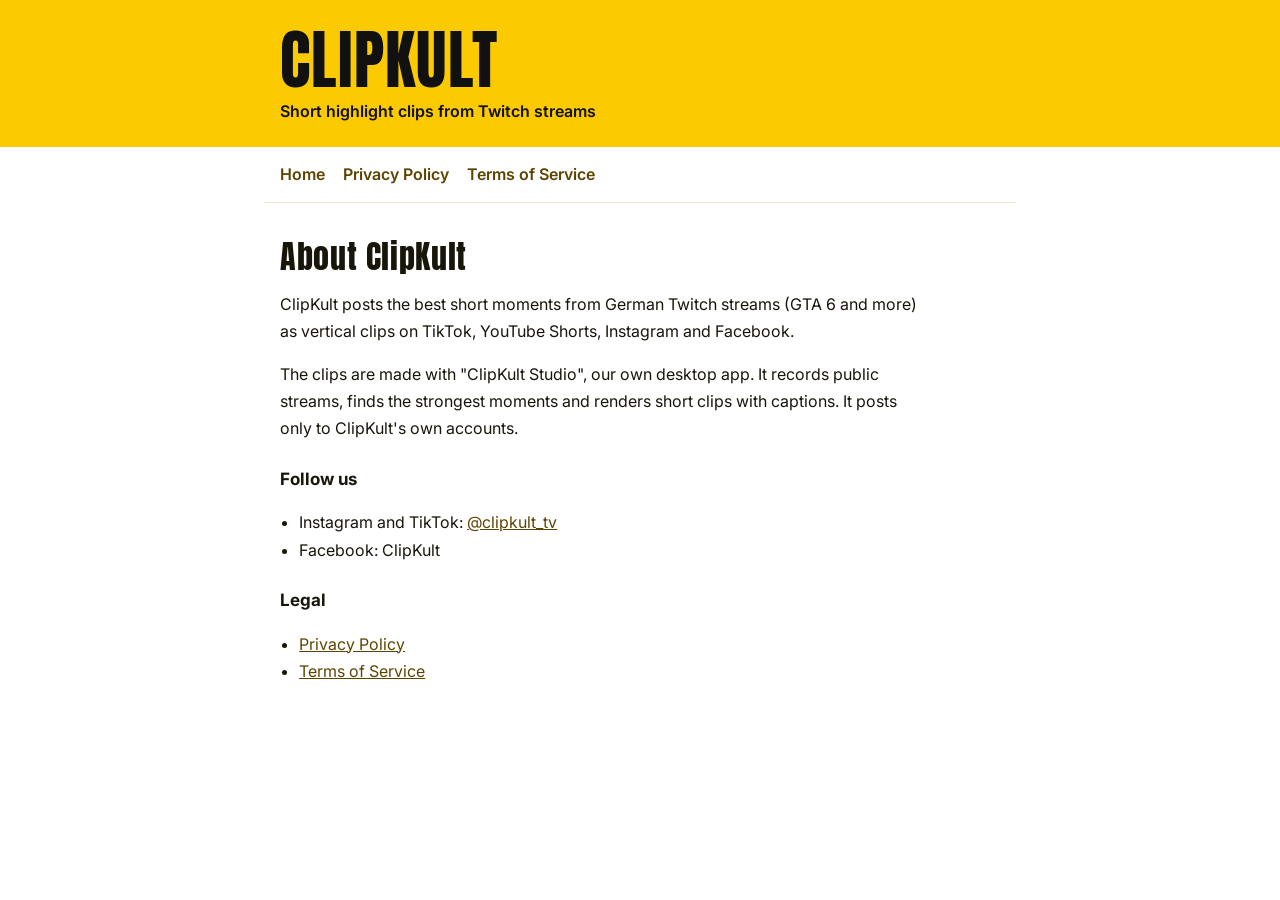
<file: index.html>
<!doctype html>
<html lang="en"><head><meta charset="utf-8"><meta name="viewport" content="width=device-width, initial-scale=1, viewport-fit=cover">
<title>ClipKult</title>
<link rel="stylesheet" href="https://fonts.googleapis.com/css2?family=Anton&family=Inter:wght@400;600&display=swap">
<link rel="stylesheet" href="style.css"></head><body>
<header class="band"><div class="wrap"><h1>CLIPKULT</h1><p>Short highlight clips from Twitch streams</p></div></header>
<nav class="wrap" aria-label="Pages"><a href="./">Home</a><a href="privacy.html">Privacy Policy</a><a href="terms.html">Terms of Service</a></nav>
<main class="wrap"><section><h2>About ClipKult</h2>
<p>ClipKult posts the best short moments from German Twitch streams (GTA 6 and more) as vertical clips on TikTok, YouTube Shorts, Instagram and Facebook.</p>
<p>The clips are made with "ClipKult Studio", our own desktop app. It records public streams, finds the strongest moments and renders short clips with captions. It posts only to ClipKult's own accounts.</p>
<h3>Follow us</h3>
<ul><li>Instagram and TikTok: <a href="https://www.instagram.com/clipkult_tv/">@clipkult_tv</a></li><li>Facebook: ClipKult</li></ul>
<h3>Legal</h3>
<ul><li><a href="privacy.html">Privacy Policy</a></li><li><a href="terms.html">Terms of Service</a></li></ul></section></main>
</body></html>
</file>
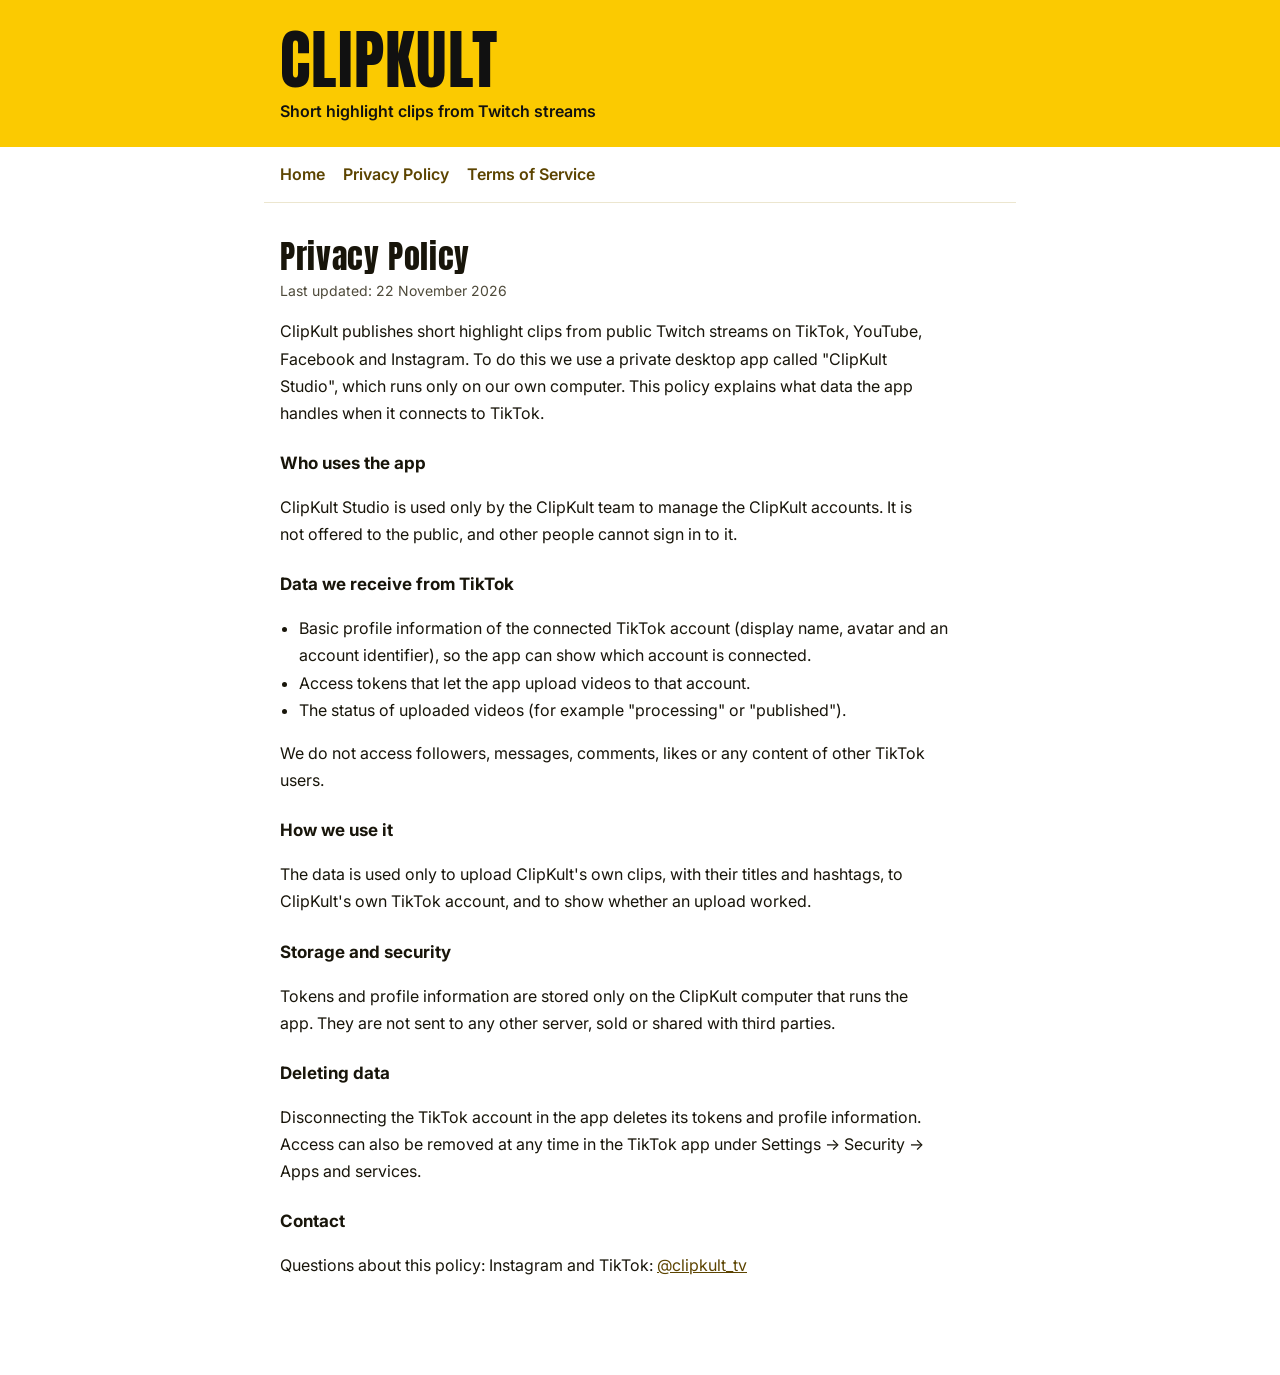
<file: privacy.html>
<!doctype html>
<html lang="en"><head><meta charset="utf-8"><meta name="viewport" content="width=device-width, initial-scale=1, viewport-fit=cover">
<title>Privacy Policy | ClipKult</title>
<link rel="stylesheet" href="https://fonts.googleapis.com/css2?family=Anton&family=Inter:wght@400;600&display=swap">
<link rel="stylesheet" href="style.css"></head><body>
<header class="band"><div class="wrap"><h1>CLIPKULT</h1><p>Short highlight clips from Twitch streams</p></div></header>
<nav class="wrap" aria-label="Pages"><a href="./">Home</a><a href="privacy.html">Privacy Policy</a><a href="terms.html">Terms of Service</a></nav>
<main class="wrap"><section id="privacy">
  <h2>Privacy Policy</h2>
  <p class="meta">Last updated: 22 November 2026</p>

  <p>ClipKult publishes short highlight clips from public Twitch streams on TikTok, YouTube, Facebook and Instagram. To do this we use a private desktop app called "ClipKult Studio", which runs only on our own computer. This policy explains what data the app handles when it connects to TikTok.</p>

  <h3>Who uses the app</h3>
  <p>ClipKult Studio is used only by the ClipKult team to manage the ClipKult accounts. It is not offered to the public, and other people cannot sign in to it.</p>

  <h3>Data we receive from TikTok</h3>
  <ul>
    <li>Basic profile information of the connected TikTok account (display name, avatar and an account identifier), so the app can show which account is connected.</li>
    <li>Access tokens that let the app upload videos to that account.</li>
    <li>The status of uploaded videos (for example "processing" or "published").</li>
  </ul>
  <p>We do not access followers, messages, comments, likes or any content of other TikTok users.</p>

  <h3>How we use it</h3>
  <p>The data is used only to upload ClipKult's own clips, with their titles and hashtags, to ClipKult's own TikTok account, and to show whether an upload worked.</p>

  <h3>Storage and security</h3>
  <p>Tokens and profile information are stored only on the ClipKult computer that runs the app. They are not sent to any other server, sold or shared with third parties.</p>

  <h3>Deleting data</h3>
  <p>Disconnecting the TikTok account in the app deletes its tokens and profile information. Access can also be removed at any time in the TikTok app under Settings → Security → Apps and services.</p>

  <h3>Contact</h3>
  <p>Questions about this policy: Instagram and TikTok: <a href="https://www.instagram.com/clipkult_tv/">@clipkult_tv</a></p>
</section></main>
</body></html>
</file>
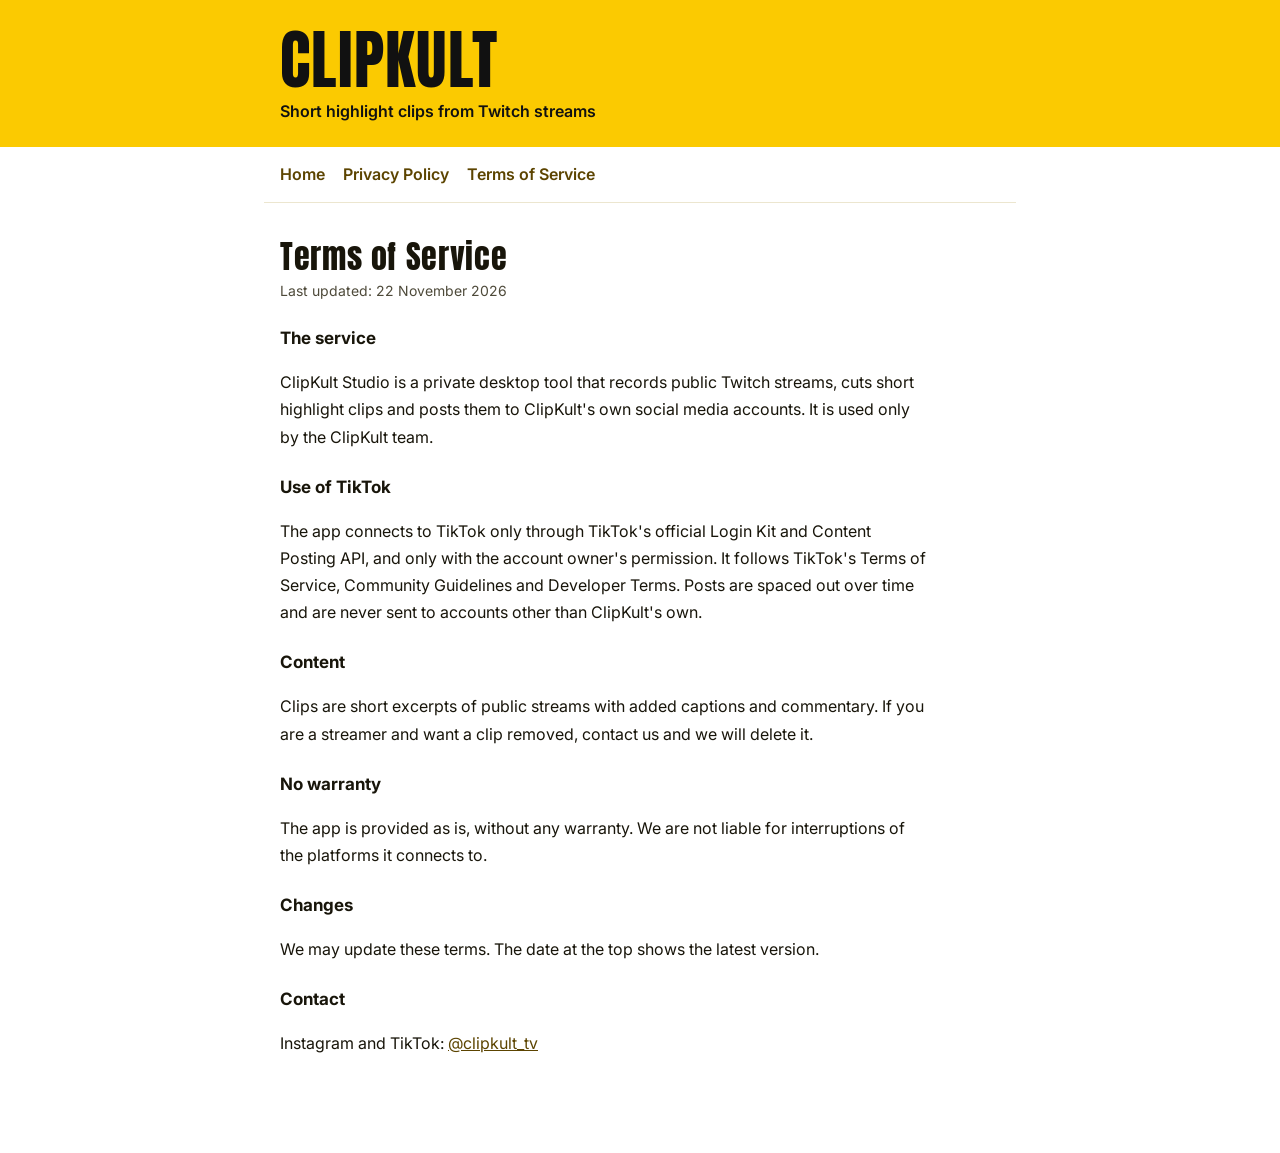
<file: terms.html>
<!doctype html>
<html lang="en"><head><meta charset="utf-8"><meta name="viewport" content="width=device-width, initial-scale=1, viewport-fit=cover">
<title>Terms of Service | ClipKult</title>
<link rel="stylesheet" href="https://fonts.googleapis.com/css2?family=Anton&family=Inter:wght@400;600&display=swap">
<link rel="stylesheet" href="style.css"></head><body>
<header class="band"><div class="wrap"><h1>CLIPKULT</h1><p>Short highlight clips from Twitch streams</p></div></header>
<nav class="wrap" aria-label="Pages"><a href="./">Home</a><a href="privacy.html">Privacy Policy</a><a href="terms.html">Terms of Service</a></nav>
<main class="wrap"><section id="terms">
  <h2>Terms of Service</h2>
  <p class="meta">Last updated: 22 November 2026</p>

  <h3>The service</h3>
  <p>ClipKult Studio is a private desktop tool that records public Twitch streams, cuts short highlight clips and posts them to ClipKult's own social media accounts. It is used only by the ClipKult team.</p>

  <h3>Use of TikTok</h3>
  <p>The app connects to TikTok only through TikTok's official Login Kit and Content Posting API, and only with the account owner's permission. It follows TikTok's Terms of Service, Community Guidelines and Developer Terms. Posts are spaced out over time and are never sent to accounts other than ClipKult's own.</p>

  <h3>Content</h3>
  <p>Clips are short excerpts of public streams with added captions and commentary. If you are a streamer and want a clip removed, contact us and we will delete it.</p>

  <h3>No warranty</h3>
  <p>The app is provided as is, without any warranty. We are not liable for interruptions of the platforms it connects to.</p>

  <h3>Changes</h3>
  <p>We may update these terms. The date at the top shows the latest version.</p>

  <h3>Contact</h3>
  <p>Instagram and TikTok: <a href="https://www.instagram.com/clipkult_tv/">@clipkult_tv</a></p>
</section></main>
</body></html>
</file>
<file: style.css>
:root{
  --bg:#FFFFFF; --fg:#18150A; --dim:#4E4A3A; --line:#ECE6CF; --band:#FBCA01; --bandink:#111111; --link:#5C4400;
  --display:"Anton","Impact","Arial Narrow",sans-serif; --body:"Inter","Segoe UI",system-ui,sans-serif;
}
@media (prefers-color-scheme: dark){:root:not([data-theme="light"]){--bg:#14130E;--fg:#F1EEDF;--dim:#B3AD94;--line:#2C2A1F;--band:#FBCA01;--bandink:#111111;--link:#F5C518;color-scheme:dark}}
:root[data-theme="dark"]{--bg:#14130E;--fg:#F1EEDF;--dim:#B3AD94;--line:#2C2A1F;--band:#FBCA01;--bandink:#111111;--link:#F5C518;color-scheme:dark}
body{background:var(--bg);color:var(--fg);font:16px/1.7 var(--body)}
a{color:var(--link)}
a:focus-visible{outline:2px solid var(--link);outline-offset:2px}
.band{background:var(--band);color:var(--bandink)}
.wrap{max-width:720px;margin:0 auto;padding-left:max(16px,env(safe-area-inset-left,0px));padding-right:max(16px,env(safe-area-inset-right,0px))}
.band .wrap{padding-block:28px 22px;display:flex;flex-direction:column;gap:6px}
.band h1{font:400 clamp(40px,8vw,64px)/1 var(--display);letter-spacing:.02em;margin:0}
.band p{margin:0;font-weight:600}
nav.wrap{display:flex;gap:18px;flex-wrap:wrap;padding-block:14px;border-bottom:1px solid var(--line)}
nav a{font-weight:600;text-decoration:none}
main.wrap{padding-block:12px 56px}
section{padding-block:24px;border-bottom:1px solid var(--line)}
section:last-child{border-bottom:0}
h2{font:400 32px/1.1 var(--display);letter-spacing:.02em;margin:0 0 4px;text-wrap:balance}
h3{font-size:17px;margin:22px 0 4px}
.meta{color:var(--dim);font-size:14px;margin:0 0 8px}
p,li{max-width:65ch}
ul{padding-left:1.2em}
body{margin:0}
</file>
